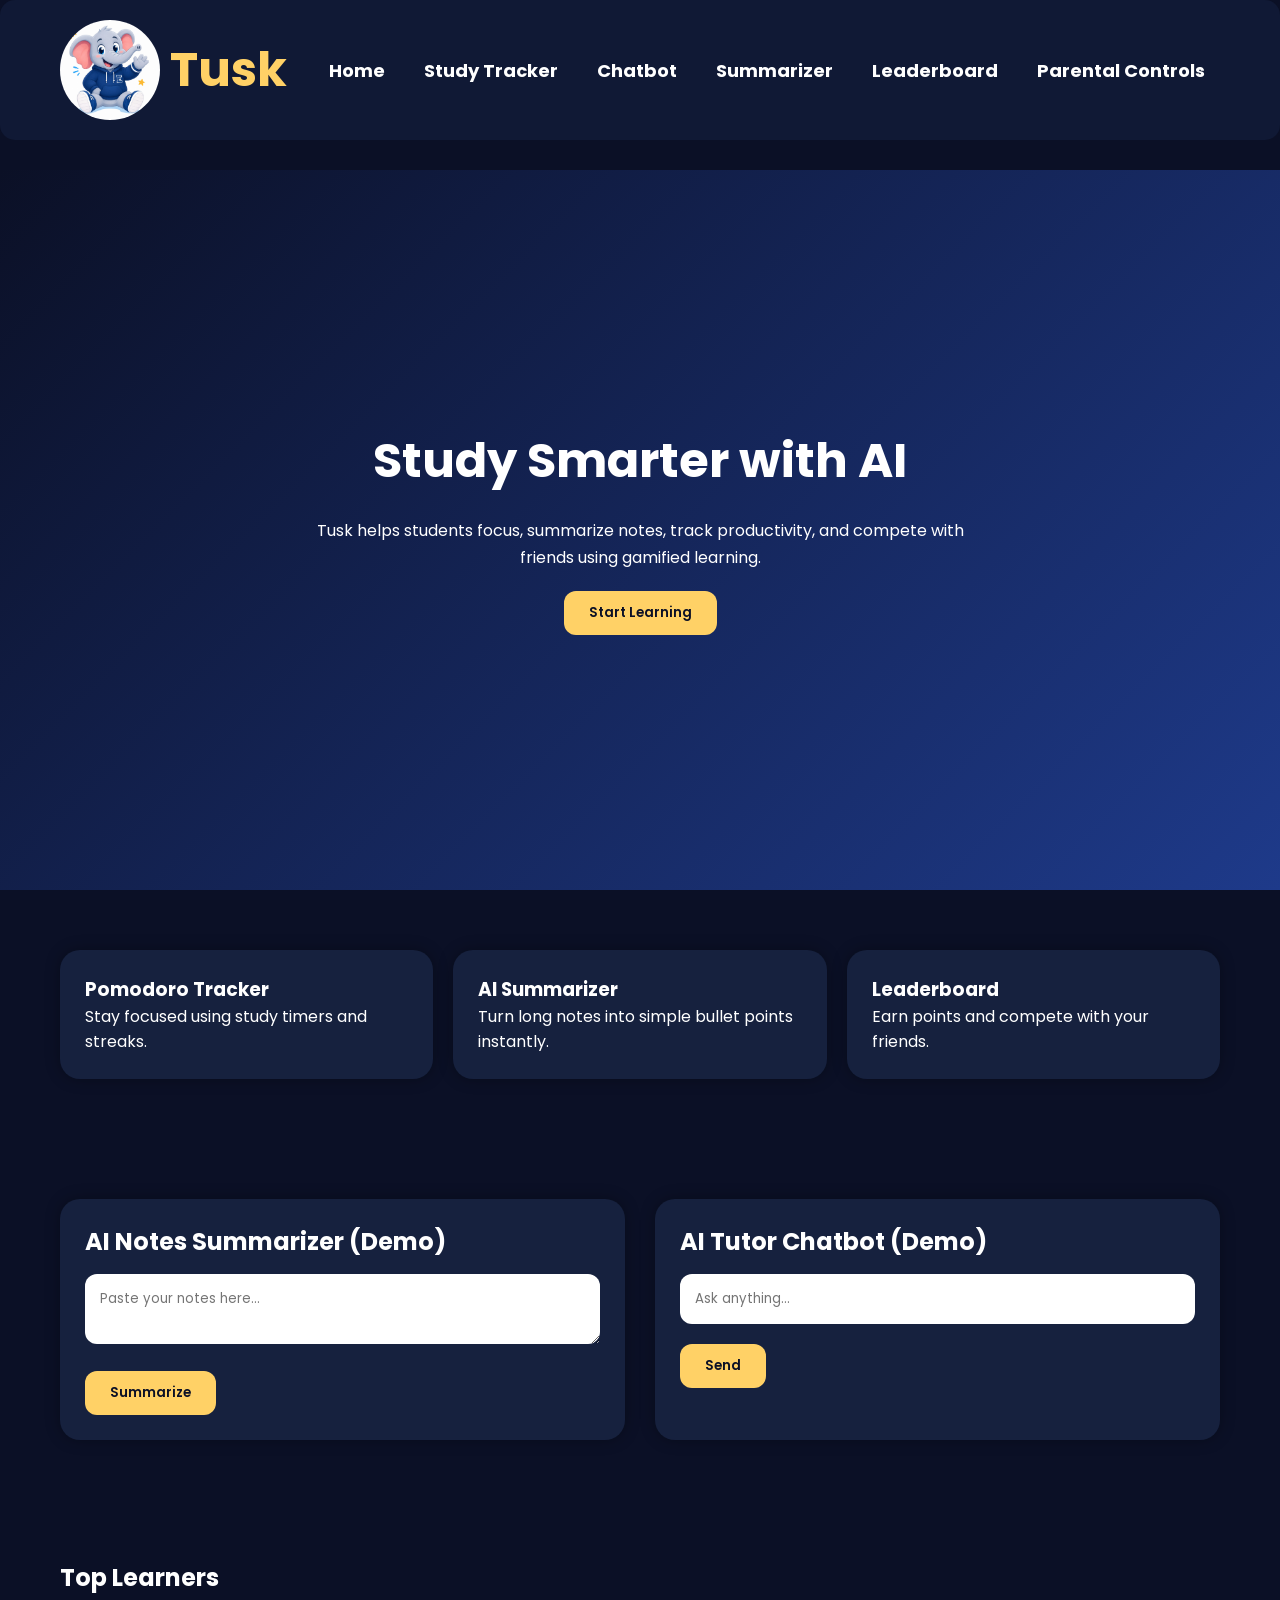
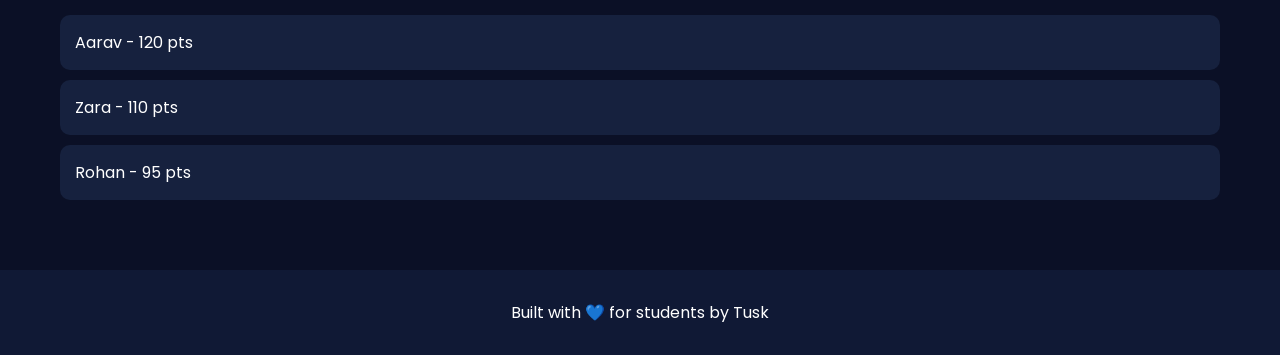
<file: index.html>
<!DOCTYPE html>
<html lang="en">
<head>
    <meta charset="UTF-8">
    <meta name="viewport" content="width=device-width, initial-scale=1.0">
    <title>Tusk - Smart Learning Platform</title>
    <link rel="stylesheet" href="style.css">
</head>

<body>
    <nav class="navbar">
        <div class="logo-container">
            <img src="logo.jpeg" alt="Logo" class="logo-img">
            <h1>Tusk</h1>
        </div>

        <div class="nav-links">
            <a href="#">Home</a>
            <a href="#features">Study Tracker</a>
            <a href="#ai">Chatbot</a>
            <a href="#ai">Summarizer</a>
            <a href="#leaderboard">Leaderboard</a>
            <a href="parent.html">Parental Controls</a>
        </div>
    </nav>

    <header class="hero">
        <div>
            <h2>Study Smarter with AI</h2>
            <p>
                Tusk helps students focus, summarize notes, track productivity,
                and compete with friends using gamified learning.
            </p>
            <button onclick="alert('Demo mode: connect backend to activate AI features')">
                Start Learning
            </button>
        </div>
    </header>

    <section id="features" class="cards">
        <div class="card">
            <h3>Pomodoro Tracker</h3>
            <p>Stay focused using study timers and streaks.</p>
        </div>

        <div class="card">
            <h3>AI Summarizer</h3>
            <p>Turn long notes into simple bullet points instantly.</p>
        </div>

        <div class="card">
            <h3>Leaderboard</h3>
            <p>Earn points and compete with your friends.</p>
        </div>
    </section>

    <section id="ai" class="ai-section">
        <div class="box">
            <h2>AI Notes Summarizer (Demo)</h2>
            <textarea id="notes" placeholder="Paste your notes here..."></textarea>
            <button onclick="summarizeNotes()">Summarize</button>
            <div id="summary"></div>
        </div>

        <div class="box">
            <h2>AI Tutor Chatbot (Demo)</h2>
            <input type="text" id="message" placeholder="Ask anything...">
            <button onclick="sendMessage()">Send</button>
            <div id="reply"></div>
        </div>
    </section>

    <section id="leaderboard" class="leaderboard">
        <h2>Top Learners</h2>
        <ul id="leaderboard-list"></ul>
    </section>

    <footer>
        <p>Built with 💙 for students by Tusk</p>
    </footer>

<script>
function summarizeNotes() {
    const notes = document.getElementById("notes").value;

    if (!notes.trim()) {
        document.getElementById("summary").innerText = "Please enter notes first.";
        return;
    }
    const summary = "• " + notes.split(" ").slice(0, 15).join(" ") + "...";

    document.getElementById("summary").innerText =
        "Summary:\n" + summary;
}

function sendMessage() {
    const message = document.getElementById("message").value.toLowerCase();

    let reply = "I am a demo bot. Connect backend AI to enable full responses.";

    if (message.includes("hello")) reply = "Hi! How can I help you study today?";
    else if (message.includes("math")) reply = "Try breaking the problem into smaller steps.";
    else if (message.includes("biology")) reply = "Focus on diagrams and processes.";

    document.getElementById("reply").innerText = reply;
}

function loadLeaderboard() {
    const users = [
        { name: "Aarav", points: 120 },
        { name: "Zara", points: 110 },
        { name: "Rohan", points: 95 }
    ];

    const list = document.getElementById("leaderboard-list");
    list.innerHTML = "";

    users.forEach(user => {
        const li = document.createElement("li");
        li.innerText = `${user.name} - ${user.points} pts`;
        list.appendChild(li);
    });
}

loadLeaderboard();
</script>

</body>
</html>
</file>
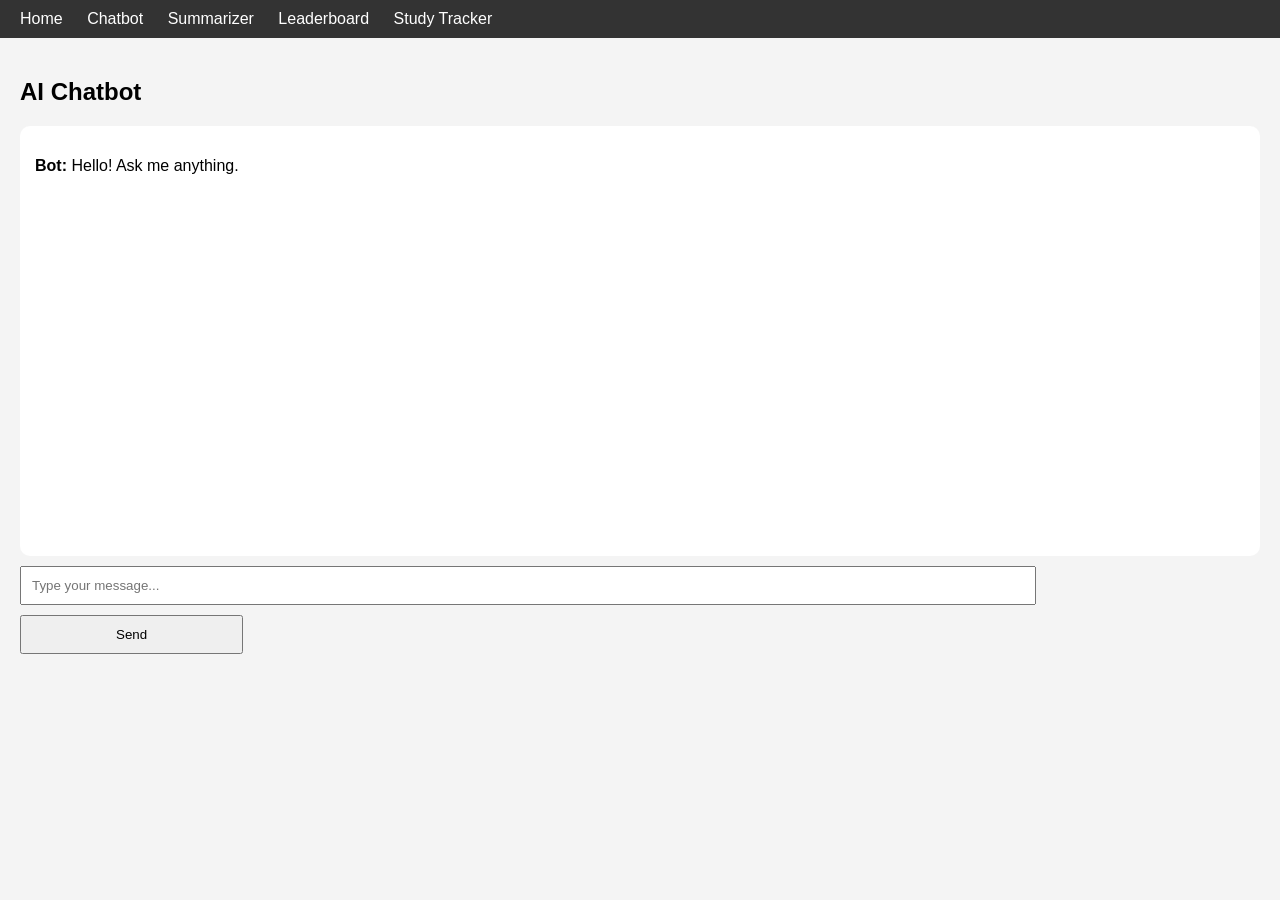
<file: chatbot.html>
<!DOCTYPE html>
<html>
<head>
    <title>AI Chatbot</title>
    <style>
        body { font-family: Arial; margin: 0; background: #f4f4f4; }
        .nav { background: #333; padding: 10px; }
        .nav a { color: white; margin: 10px; text-decoration: none; }
        .container { padding: 20px; }
        .chat-box { background: white; padding: 15px; border-radius: 10px; height: 400px; overflow-y: auto; }
        input, button { padding: 10px; margin-top: 10px; width: 80%; }
        button { width: 18%; }
    </style>
</head>
<body>

<div class="nav">
    <a href="/">Home</a>
    <a href="/chatbot">Chatbot</a>
    <a href="/summarizer">Summarizer</a>
    <a href="/leaderboard">Leaderboard</a>
    <a href="/tracker">Study Tracker</a>
</div>

<div class="container">
    <h2>AI Chatbot</h2>

    <div class="chat-box" id="chat-box">
        <p><b>Bot:</b> Hello! Ask me anything.</p>
    </div>

    <input type="text" id="userInput" placeholder="Type your message...">
    <button onclick="sendMessage()">Send</button>
</div>

<script>
function sendMessage() {
    let input = document.getElementById("userInput").value;
    let box = document.getElementById("chat-box");

    box.innerHTML += "<p><b>You:</b> " + input + "</p>";
    box.innerHTML += "<p><b>Bot:</b> (AI response will go here)</p>";

    document.getElementById("userInput").value = "";
}
</script>

</body>
</html>
</file>
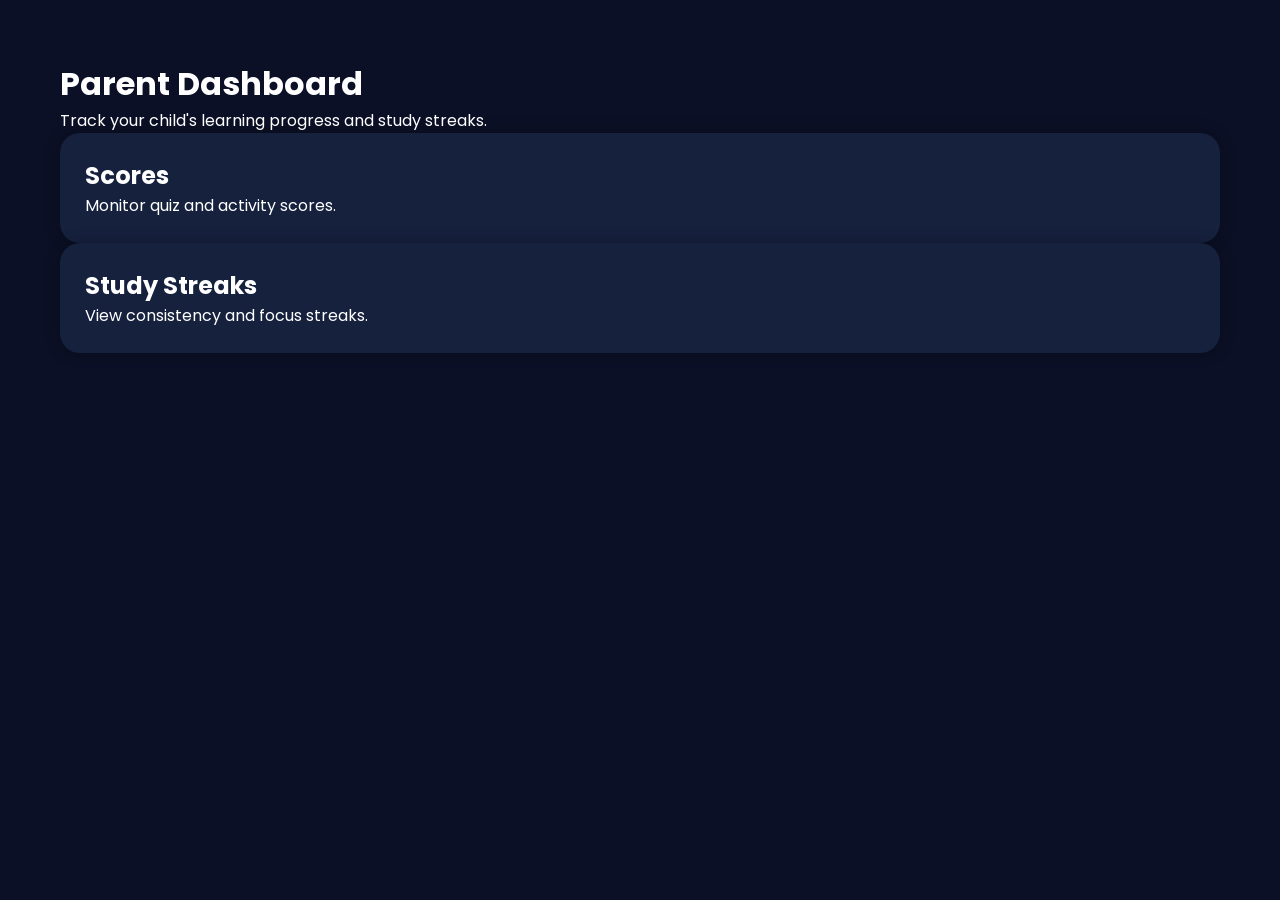
<file: parent.html>
<!DOCTYPE html>
<html>
<head>
    <title>Tusk Parent Dashboard</title>
    <link rel="stylesheet" href="/static/style.css">
</head>
<body>
    <div class="parent-dashboard">
        <h1>Parent Dashboard</h1>
        <p>Track your child's learning progress and study streaks.</p>

        <div class="dashboard-card">
            <h2>Scores</h2>
            <p>Monitor quiz and activity scores.</p>
        </div>

        <div class="dashboard-card">
            <h2>Study Streaks</h2>
            <p>View consistency and focus streaks.</p>
        </div>
    </div>
</body>
</html>
</file>
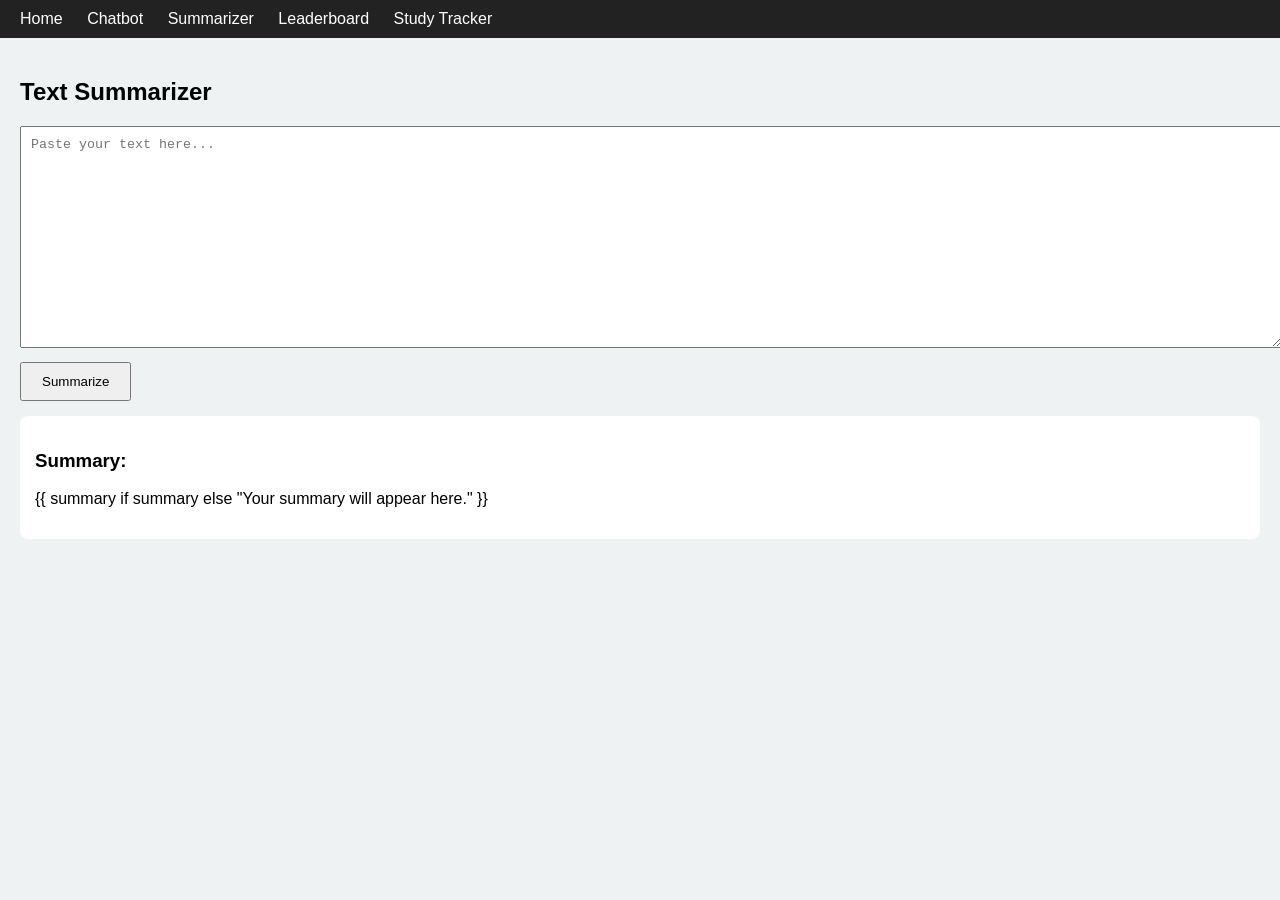
<file: summarizer.html>
<!DOCTYPE html>
<html>
<head>
    <title>AI Summarizer</title>
    <style>
        body { font-family: Arial; background: #eef2f3; margin: 0; }
        .nav { background: #222; padding: 10px; }
        .nav a { color: white; margin: 10px; text-decoration: none; }
        .container { padding: 20px; }
        textarea { width: 100%; height: 200px; padding: 10px; }
        button { padding: 10px 20px; margin-top: 10px; }
        .output { background: white; padding: 15px; margin-top: 15px; border-radius: 8px; }
    </style>
</head>
<body>

<div class="nav">
    <a href="/">Home</a>
    <a href="/chatbot">Chatbot</a>
    <a href="/summarizer">Summarizer</a>
    <a href="/leaderboard">Leaderboard</a>
    <a href="/tracker">Study Tracker</a>
</div>

<div class="container">
    <h2>Text Summarizer</h2>

    <form method="POST">
        <textarea name="text" placeholder="Paste your text here..."></textarea><br>
        <button type="submit">Summarize</button>
    </form>

    <div class="output">
        <h3>Summary:</h3>
        <p>{{ summary if summary else "Your summary will appear here." }}</p>
    </div>
</div>

</body>
</html>
</file>
<file: style.css>
@import url('https://fonts.googleapis.com/css2?family=Poppins:wght@300;400;600;700&display=swap');
*{
    margin:0;
    padding:0;
    box-sizing:border-box;
    font-family:'Poppins', sans-serif;
}
.navbar{
    background:#1e293b;
    padding:15px;
    border-radius:15px;
    margin-bottom:30px;
}
.nav-links a{
    color:white;
    text-decoration:none;
    margin-left:20px;
    font-weight:bold;
}
.nav-links a:hover{
    color:#38bdf8;
}
.logo-container {
    display: flex;
    align-items: center;
    gap: 10px;
    font-size: 2rem;
}
.logo-img {
    width: 100px;
    height: 100px;
    border-radius: 50%;
    object-fit: cover;
}
.navbar a{
    color:white;
    text-decoration:none;
    margin:0 15px;
    font-weight:bold;
}
.navbar a:hover{
    color:#38bdf8;
}
body{
    background:#0B1026;
    color:white;
}
.navbar{
    display:flex;
    justify-content:space-between;
    align-items:center;
    padding:20px 60px;
    background:#101935;
    position:sticky;
    top:0;
}
.navbar h1{
    color:#FFD166;
}
.nav-links a{
    color:white;
    margin-left:20px;
    text-decoration:none;
    font-size: large;
}
.hero{
    min-height:80vh;
    display:flex;
    justify-content:center;
    align-items:center;
    text-align:center;
    padding:40px;
    background:linear-gradient(135deg,#0B1026,#1E3A8A);
}
.hero h2{
    font-size:3rem;
    margin-bottom:20px;
}
.hero p{
    max-width:700px;
    line-height:1.7;
    margin:auto;
}
button{
    margin-top:20px;
    padding:12px 25px;
    border:none;
    border-radius:12px;
    background:#FFD166;
    color:#0B1026;
    font-weight:600;
    cursor:pointer;
}
.cards{
    display:grid;
    grid-template-columns:repeat(auto-fit,minmax(250px,1fr));
    gap:20px;
    padding:60px;
}
.card,.box,.dashboard-card{
    background:#16213E;
    padding:25px;
    border-radius:20px;
    box-shadow:0 0 15px rgba(0,0,0,0.3);
}
.ai-section{
    display:grid;
    grid-template-columns:1fr 1fr;
    gap:30px;
    padding:60px;
}
textarea,input{
    width:100%;
    margin-top:15px;
    padding:15px;
    border:none;
    border-radius:12px;
}
.leaderboard{
    padding:60px;
}
.leaderboard ul{
    list-style:none;
    margin-top:20px;
}
.leaderboard li{
    background:#16213E;
    padding:15px;
    margin-bottom:10px;
    border-radius:10px;
}
footer{
    text-align:center;
    padding:30px;
    background:#101935;
}
.parent-dashboard{
    padding:60px;
}
</file>
<file: static/style.css>
@import url('https://fonts.googleapis.com/css2?family=Poppins:wght@300;400;600;700&display=swap');
*{
    margin:0;
    padding:0;
    box-sizing:border-box;
    font-family:'Poppins', sans-serif;
}
.navbar{
    background:#1e293b;
    padding:15px;
    border-radius:15px;
    margin-bottom:30px;
}
.nav-links a{
    color:white;
    text-decoration:none;
    margin-left:20px;
    font-weight:bold;
}
.nav-links a:hover{
    color:#38bdf8;
}
.logo-container {
    display: flex;
    align-items: center;
    gap: 10px;
    font-size: 2rem;
}
.logo-img {
    width: 100px;
    height: 100px;
    border-radius: 50%;
    object-fit: cover;
}
.navbar a{
    color:white;
    text-decoration:none;
    margin:0 15px;
    font-weight:bold;
}
.navbar a:hover{
    color:#38bdf8;
}
body{
    background:#0B1026;
    color:white;
}
.navbar{
    display:flex;
    justify-content:space-between;
    align-items:center;
    padding:20px 60px;
    background:#101935;
    position:sticky;
    top:0;
}
.navbar h1{
    color:#FFD166;
}
.nav-links a{
    color:white;
    margin-left:20px;
    text-decoration:none;
    font-size: large;
}
.hero{
    min-height:80vh;
    display:flex;
    justify-content:center;
    align-items:center;
    text-align:center;
    padding:40px;
    background:linear-gradient(135deg,#0B1026,#1E3A8A);
}
.hero h2{
    font-size:3rem;
    margin-bottom:20px;
}
.hero p{
    max-width:700px;
    line-height:1.7;
    margin:auto;
}
button{
    margin-top:20px;
    padding:12px 25px;
    border:none;
    border-radius:12px;
    background:#FFD166;
    color:#0B1026;
    font-weight:600;
    cursor:pointer;
}
.cards{
    display:grid;
    grid-template-columns:repeat(auto-fit,minmax(250px,1fr));
    gap:20px;
    padding:60px;
}
.card,.box,.dashboard-card{
    background:#16213E;
    padding:25px;
    border-radius:20px;
    box-shadow:0 0 15px rgba(0,0,0,0.3);
}
.ai-section{
    display:grid;
    grid-template-columns:1fr 1fr;
    gap:30px;
    padding:60px;
}
textarea,input{
    width:100%;
    margin-top:15px;
    padding:15px;
    border:none;
    border-radius:12px;
}
.leaderboard{
    padding:60px;
}
.leaderboard ul{
    list-style:none;
    margin-top:20px;
}
.leaderboard li{
    background:#16213E;
    padding:15px;
    margin-bottom:10px;
    border-radius:10px;
}
footer{
    text-align:center;
    padding:30px;
    background:#101935;
}
.parent-dashboard{
    padding:60px;
}
</file>
